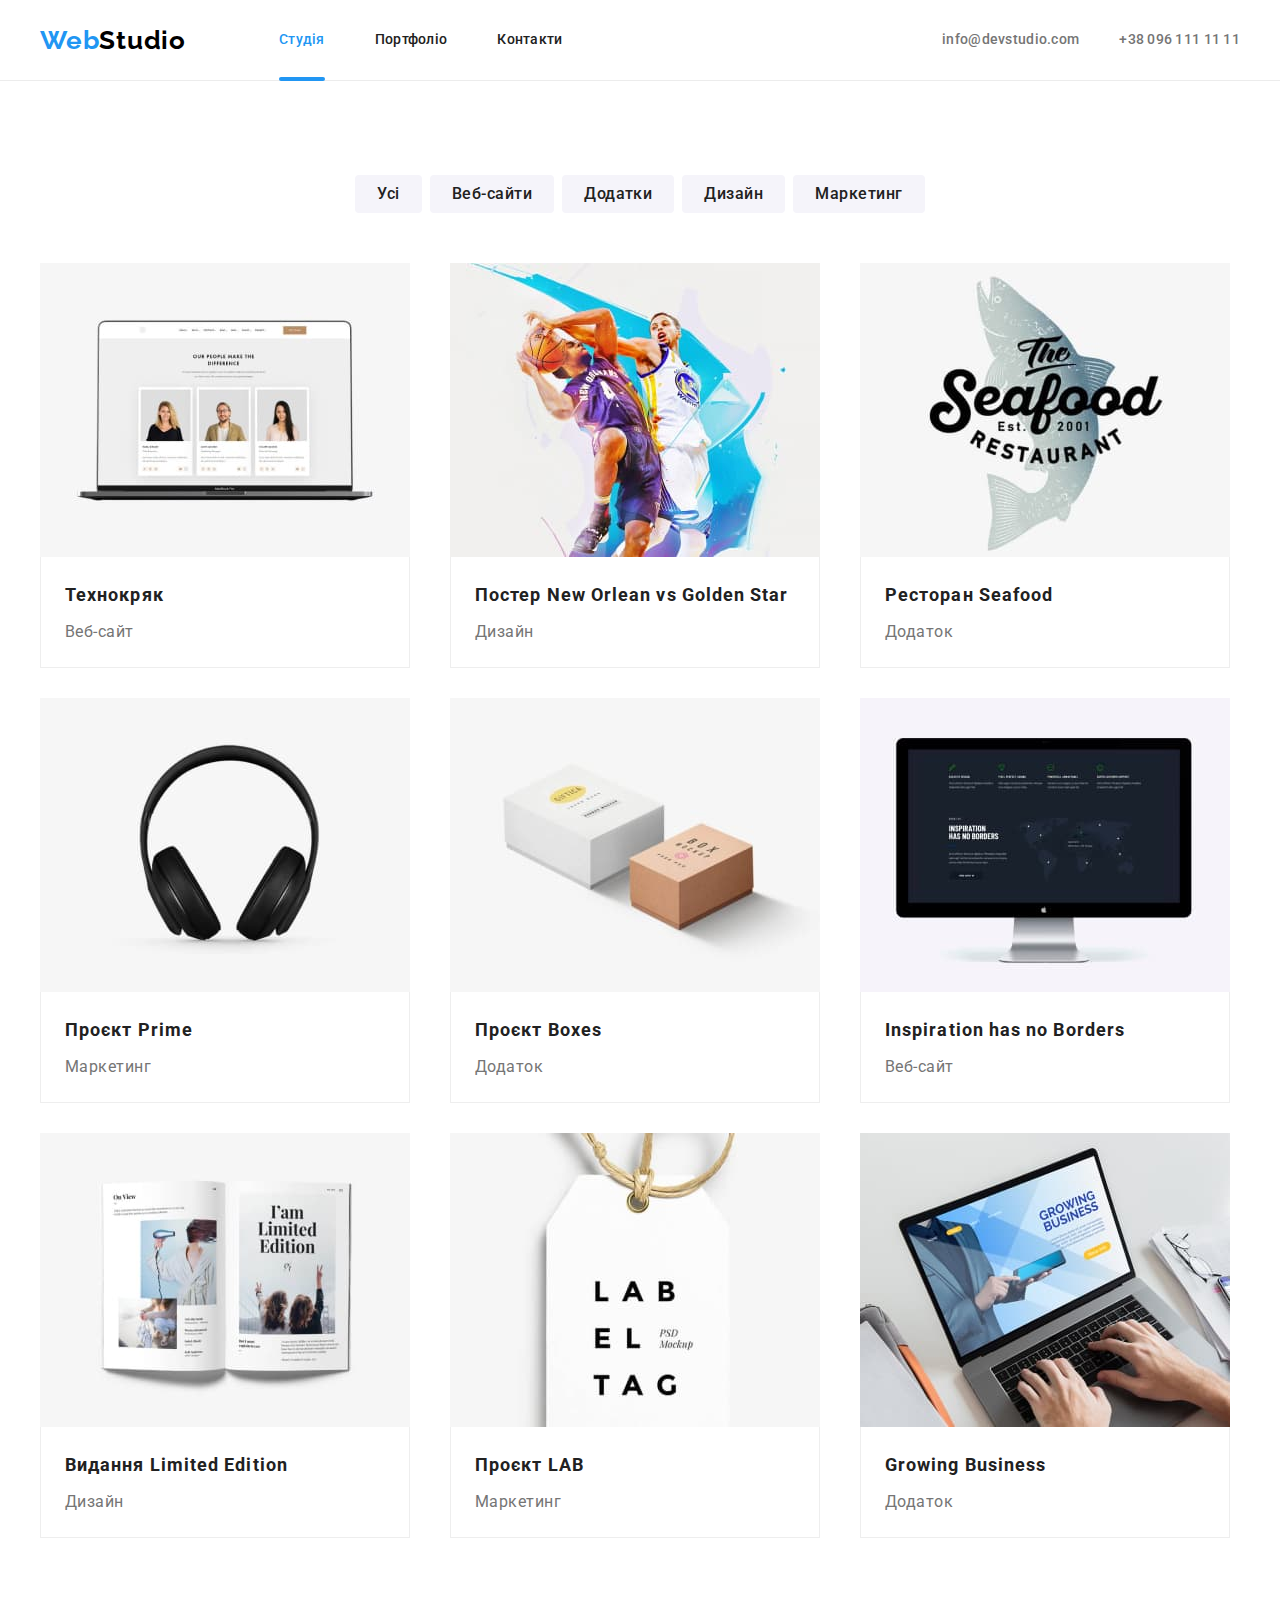
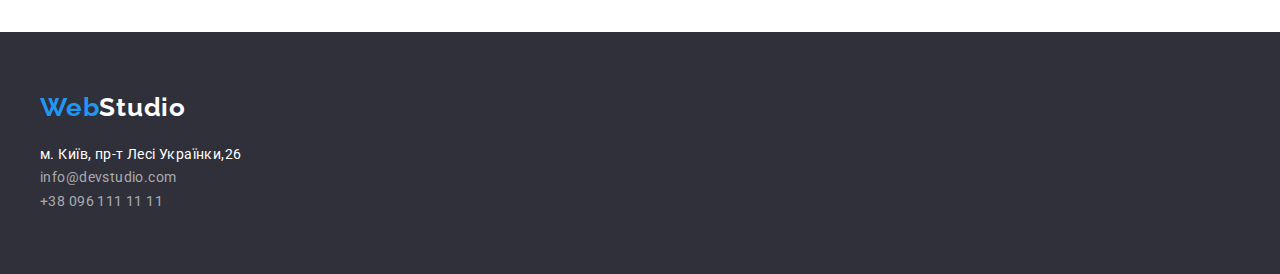
<file: portfolio.html>
<!DOCTYPE html>
<html lang="en">
<head>
    <meta charset="UTF-8">
    <meta http-equiv="X-UA-Compatible" content="IE=edge">
    <meta name="viewport" content="width=device-width, initial-scale=1.0">
    <title>Portfolio</title>
    <link rel="preconnect" href="https://fonts.googleapis.com">
    <link rel="preconnect" href="https://fonts.gstatic.com" crossorigin>
    <link href="https://fonts.googleapis.com/css2?family=Raleway:wght@700&family=Roboto:wght@400;500;700;900&display=swap" rel="stylesheet">
    <link rel="stylesheet" href="https://cdnjs.cloudflare.com/ajax/libs/modern-normalize/1.1.0/modern-normalize.min.css" integrity="sha512-wpPYUAdjBVSE4KJnH1VR1HeZfpl1ub8YT/NKx4PuQ5NmX2tKuGu6U/JRp5y+Y8XG2tV+wKQpNHVUX03MfMFn9Q==" crossorigin="anonymous" referrerpolicy="no-referrer" />
    <link rel="stylesheet" href="./css/styles.css">
</head>
<body>
         <!--Шапка сайту-->
         <header class="header">
            <div class="container">
                <div class="header-container">
                    <nav class="header-nav">
                    <a class="main-logo" href="#">Web<span class="logo">Studio</span></a>
                        <ul class="nav-list">
                            <li class="item"> <a class="nav-link current" href="">Студія</a></li>
                            <li class="item"><a class="nav-link" href="./portfolio.html">Портфоліо</a></li>
                            <li class="item"><a class="nav-link" href="">Контакти</a></li>
                        </ul>
                    </nav>
                    <ul class="menu-list">
                        <li> <a  class="menu-contact" href="mailto:info@devstudio.com">info@devstudio.com</a></li>
                        <li> <a  class="menu-contact" href="tel:+380961111111">+38 096 111 11 11</a></li>
                    </ul>
                </div>
            </div>
        </header>
    </header>
    <!-- Основне -->
    <main>
        <section class="section">
            <div class="container">
            <h1 class="visually-hidden">Portfolio</h1>
            <ul class="button-list">
                <li class="button-item"><button class="button" type="button">Усі</button></li>
                <li class="button-item"><button class="button" type="button">Веб-сайти</button></li>
                <li class="button-item"><button class="button" type="button">Додатки</button></li>
                <li class="button-item"><button class="button" type="button">Дизайн</button></li>
                <li class="button-item"><button class="button" type="button">Маркетинг</button></li>
            </ul>
            
            <ul class="project-list">
                <li class="project-item">
                    <a class="project-link" href="#">
                    <img src="./images/img9.jpg" alt="web-site" width="370" >
                    <div class="cards">
                        <h2 class="project-name">Технокряк</h2>
                        <p class="project-type">Вeб-сайт</p>
                    </div>
                    </a>
                </li>
                <li class="project-item">
                    <a class="project-link" href="#">
                    <img src="./images/img1.jpg" alt="basketball-player" width="370">
                    <div class="cards">
                        <h2 class="project-name" lang="en">Постер New Orlean vs Golden Star</h2>
                        <p class="project-type">Дизайн</p>
                    </div>                     
                    </a>
                </li>

                <li class="project-item">
                    <a class="project-link" href="#">
                    <img src="./images/img2.jpg" alt="seafood-restaurant-logo" width="370">
                    <div class="cards">
                        <h2 class="project-name" lang="en">Ресторан Seafood</h2>
                        <p class="project-type">Додаток</p>
                    </div>
                    </a>

                    </li>
                <li class="project-item">
                    <a class="project-link" href="#">
                    <img src="./images/img3.jpg" alt="earphones" width="370">
                    <div class="cards">
                        <h2  class="project-name"lang="en">Проєкт Prime</h2>
                        <p class="project-type">Маркетинг</p>
                    </div>
                    </a>
                </li>
                <li class="project-item">
                    <a class="project-link"href="#">
                    <img src="./images/img4.jpg" alt="boxes" width="370">
                    <div class="cards">
                        <h2 class="project-name" lang="en">Проєкт Boxes</h2>
                        <p class="project-type">Додаток</p>
                    </div>
                    </a>
                </li>
                <li class="project-item">
                    <a class="project-link" href="#">
                    <img src="./images/img5.jpg" alt="world-map" width="370">
                    <div class="cards">
                        <h2 class="project-name" lang="en">Inspiration has no Borders</h2>
                        <p class="project-type">Веб-сайт</p>
                    </div>
                    </a>
                </li>
                <li class="project-item">
                    <a class="project-link" href="#">
                    <img src="./images/img6.jpg" alt="magazine" width="370">
                    <div class="cards">
                        <h2 class="project-name" lang="en">Видання Limited Edition</h2>
                        <p class="project-type">Дизайн</p>
                    </div>
                    </a>
                </li>
                <li class="project-item">
                    <a class="project-link" href="#">
                    <img src="./images/img7.jpg" alt="label" width="370">
                    <div class="cards">
                        <h2  class="project-name"lang="en">Проєкт LAB</h2>
                        <p class="project-type">Маркетинг</p>
                    </div>
                    </a>    
                </li>
                <li class="project-item">
                    <a class="project-link"href="#">
                    <img src="./images/img8.jpg" alt="business-site" width="370">
                    <div class="cards">
                        <h2  class="project-name"lang="en">Growing Business</h2>
                        <p class="project-type">Додаток</p>
                    </div>
                    </a>
                </li>
            </ul>
            </div>    
        </section>
    </main> 
    <!--Футер-->
    <footer class="footer">
        <div class="container">
            <a class="main-logo" href="#">Web<span class="logo">studio</span></a>
            <address>
                <ul class="footer-list">
                    <li>
                    <a class="adress" href="https://goo.gl/maps/BNaqMcnyLFimgHKh6" target="_blank" rel="noreffener,noopener,nofollow">
                        м. Київ, пр-т Лесі Українки,26
                    </a>
                    </li>
                    <li>
                    <a class="footer-contact" href="mailto:info@devstudio.com">info@devstudio.com </a>
                    </li>
                    <li>
                    <a class="footer-contact" href="tel:+380961111111">+38 096 111 11 11</a>
                    </li>   
                </ul>
            </address>
        </div>
    </footer>   
</body>
</html>
</file>
<file: css/styles.css>
/* Колір основного тексту  #212121 */ 
/* Колір фону #F5F5F5 */

/* Колір вторинного тексту  #757575 */

/* Вторинний колір фону #F5F4FA */
 

/* Колір акцент #2196F3 */
/* Додатковий колір #ffffff */

:root{
    --color-primary:#212121;
    --color-secondary:#757575;
    --color-akcent:#2196F3;
    --color-bgc:#ffffff; 
    --color-bgc-secondary: #F5F4FA;
    --color-additional:#AFB1B8;
    
    --color-footer-text:rgba(255, 255, 255, 0.6);
}


*
*::before,
*::after
{
    box-sizing: border-box;
}



body{
    background-color:var(--color-bgc);
    color: var(--color-primary);
    font-family: 'Roboto', sans-serif;
    font-weight: 400;
    font-size: 14px;
    margin: 0;  
} 

    /* Утиліти */
h1,
h2,
h3,
h4,
h5,
h6,
p{
    margin:0;
}

.list{
    padding-left: 0;
    margin: 0;
    list-style: none;
}

.link {
	text-decoration: none;
	color: inherit;
}

ul{
    margin: 0;
    padding: 0;    
    list-style-type: none;
}

img{
    display: block;
    max-width: 100%;
    height: auto;
}

address {
	font-style: normal;
}



.container{
    width: 1200px;
    margin-left: auto;
    margin-right: auto;
    padding-left: 15px;
    padding-right: 15px;    
 }

.section{
    padding-top: 94px;
    padding-bottom: 94px;
  
}
  

/* header */

.header{
    display:flex;
    align-items: center;
    border-bottom: 1px solid #ECECEC;
   
}



.header-container{
    display: flex;
    justify-content: space-between;
    align-items: center;
    gap: 40px;
  
}

.header-nav{
    display: flex;
    align-items: center
}


.nav-list{
    list-style:none;
    display: flex;
    margin: 0;
    gap: 50px;
    margin-left:93px;
}

.nav-link{
    position: relative;
    padding-top: 32px;
    padding-bottom: 32px;
    text-decoration: none;
    display: block;
    align-items: center;
    list-style:none;
    color:var(--color-primary);
    font-weight: 500;
    line-height: 1.14;
    letter-spacing: 0.02em;

    transition: color 250ms cubic-bezier(0.4, 0, 0.2, 1);
}


.nav-link:hover,  
.nav-link:focus,
.nav-link:active{
    color: var(--color-akcent);
}

.current::after{
    content: '';
    position: absolute;
    bottom: -1px;
    left: 0;
    width: 100%;
    height: 4px;
    border-radius: 2px;

    background-color: var(--color-akcent);
}

    

.menu-list{
    list-style: none;
    display: flex;
    gap: 40px;
    margin: 0;
 
  
}
.menu-contact{
    text-decoration: none;
    display: flex;
    align-items: center;
    list-style: none;
    padding-top: 32px;
    padding-bottom: 32px;
    color: var(--color-secondary);
    font-weight: 500;
    line-height: 1.14;
    letter-spacing: 0.02em;

    transition: color 250ms cubic-bezier(0.4, 0, 0.2, 1);
}

.mail-icon{
    margin-right: 10px;
    fill:currentColor;
}
.mail-icon:hover{
    fill:var(--color-akcent);
}

.phone-icon{
    margin-right: 10px;
    fill:currentColor;
}

 .phone-icon:hover{
    fill:var(--color-akcent);
}
.menu-contact:hover,
.menu-contact:focus
{
 color: var(--color-akcent);
}
 /* title  */

 .hero{
    background-color:#C4C4C4;    
    text-align: center;
    padding-top: 200px; 
    padding-bottom: 200px;
    max-width: 1600px;
    margin-left: auto;
    margin-right: auto;
    background-image:linear-gradient(rgba(47,48,58,0.4),rgba(47,48,58,0.4)),url(../images/bckimg.png);
    background-size: cover;
    background-position:center;
    background-repeat: no-repeat;
}

.hero-title{
    color: #ffffff;
    margin: 0 auto;
    margin-bottom: 30px;
    width: 696px;
    font-weight: 900;
    font-size: 44px;
    line-height: 1.363;
    letter-spacing: 0.06em;
    text-transform: uppercase; 
    text-align: center;  
}

.main-button{
    background-color: var(--color-akcent);
    border: none;
    min-height: 50px;
    min-width:216px;
    padding-top: 10px;
    padding-bottom: 10px;
    padding-left: 24px;
    padding-right: 24px;
    margin-bottom: 0;
    border-radius: 4px;
    color:var(--color-bgc);
    font-family: inherit;
    font-weight: 700;
    font-size: 16px;
    line-height:1.875;
    text-align: center;
    letter-spacing: 0.06em;
    cursor: pointer;
   

    transition: background-color 250ms cubic-bezier(0.4, 0, 0.2, 1);
}
.main-button:focus,
.main-button:hover{
    background-color: #188CE8;
    border: none;
}

/* About company */
.features-list{
    list-style: none;
}

.section-second{
    padding-top: 94px;
    /* padding-bottom: 94px; */
}

.benefits{
    list-style: none;
    display: flex;
    justify-content: space-between;
}

.benefits-box{
    display:flex;
    align-items: center;
    justify-content: center;
    width: 270px;
    height: 120px;
    background-color: var(--color-bgc-secondary);
    border-radius: 4px;
    margin-bottom: 30px;
    gap: 30px;
}

.benefits-item{
    margin-right: 30px;
    width: calc((100% - 90px) / 4);
}

.benefits-item:last-child{
    margin-right: 0;
}

.benefits-item::before{
    background-image: url(../images/);
}

.features-title{
    color: var(--color-primary);
    font-size: 14px;
    line-height:1.14;
    letter-spacing: 0.03em;
    text-transform: uppercase;
    margin-bottom: 10px;
}

.features-subtitle{
    color: var(--color-secondary);
    margin: 0;
    line-height:1.71;
    letter-spacing: 0.03em;
}

.section-title{
    color: var(--color-primary);
    list-style: none;
    font-weight: 700;
    font-size: 36px;
    line-height: 1.16;
    text-align: center;
    letter-spacing: 0.03em;
    margin-bottom: 50px;
}

.section-team{
    background-color: var(--color-bgc-secondary);
    padding-top: 94px;
    padding-bottom: 94px;
}

.team-item {
    background-color: var(--color-bgc);
    margin-right: 30px;
}

.team-item:last-child{
    margin-right: 0;
}

.team-card{
    box-shadow: 0px 1px 3px rgba(0, 0, 0, 0.12), 0px 1px 1px rgba(0, 0, 0, 0.14), 0px 2px 1px rgba(0, 0, 0, 0.2);
    border-radius: 0px 0px 4px 4px;
    padding-top: 30px;
    padding-bottom: 30px;

}

.works{
    list-style: none;
    display: flex;
    
}

.work-item{
    margin: bottom 0;
    margin-right: 30px;
}

.work-item:last-child{

    margin-right: 0;
}

.work-image{
    position: relative;
}

.work-names{
    position: absolute;
    background-color: rgba(47, 48, 58, 0.8);
    width: 370px;
    height: 70px;
    transform: translateY(-100%);
}

.work-text{
    color: var(--color-bgc);
    font-weight: 700;
    font-size: 14px;
    line-height: 16px;
    text-align: center;
    letter-spacing: 0.03em;
    text-transform: uppercase;
    padding-top: 27px;
    padding-bottom: 27px;
}
   
   
.employees-list{
    list-style: none;
    background-color: var(--color-bgc-secondary);
    display: flex; 
    
}

.employees-names{
    color: var(--color-primary);
    margin-bottom: 10px;
    font-weight: 500;
    font-size: 16px;
    line-height:1.187;
    text-align: center;
    letter-spacing: 0.03em;
}

.job-title{
    color: var(--color-secondary);
    margin: 0;
    font-size: 16px;
    line-height:1.18;
    text-align: center;
    letter-spacing: 0.03em;
}


/* footer */
.footer{
    background-color: #2F303A;
    padding-top: 60px;
    padding-bottom: 60px;
}




.footer-list{
    list-style: none;
    display:block;
    
}

.info-item{
    margin-bottom: 12px;
}
  
.adress{
    color: var(--color-bgc);
    margin-bottom: 12px;
    text-decoration: none;
    font-family: 'Roboto';
    font-style: normal;
    font-weight: 400;
    font-size: 14px;
    line-height: 1.71;
    letter-spacing: 0.03em;

    transition: background-color 250ms cubic-bezier(0.4, 0, 0.2, 1);
} 

.adress:hover,
.adress:focus{
    color: var(--color-akcent);
}

.footer-contact{
    color: var(--color-footer-text);
    margin-bottom:12px;
    text-decoration: none;
    font-style: normal;
    letter-spacing: 0.03em;
    line-height:1.71;

    transition: color 250ms cubic-bezier(0.4, 0, 0.2, 1);
}

.footer-contact:hover,
.footer-contact:focus{
    color: var(--color-akcent);
}

.main-logo{
    color: var(--color-akcent);
    text-decoration: none;
    font-family: 'Raleway', sans-serif;
    font-style: normal;
    font-weight: 700;
    font-size: 26px;
    line-height: 1.19;
    letter-spacing: 0.03em    
}

.logo{
    color: #000000; 
    font-family: 'Raleway',sans-serif;
    font-style: normal;
    font-weight: 700;
    display:inline-block
 }

.logo::first-letter{   
    text-transform: uppercase;
}


footer.footer>div a.main-logo>span{
    color: var(--color-bgc);   
}

.footer .main-logo{
    display: block;
    margin-bottom: 20px;
}


/* portfolio */
.button-list{
    text-decoration: none;
    list-style: none;
    display: flex;
    justify-content:center;
    align-items: center;
    margin-bottom: 50px  
}

.visually-hidden {
    position: absolute;
      white-space: nowrap;
      width: 1px;
      height: 1px;
      overflow: hidden;
      border: 0;
      padding: 0;
      clip: rect(0 0 0 0);
      clip-path: inset(50%);
      margin: -1px;
}

.button{
    background-color: var(--color-bgc-secondary);
    color: var(--color-primary);
    border: none;
    font-family:inherit;
    font-weight: 500;
    font-size: 16px;
    line-height: 1.62;
    cursor: pointer;
    text-align: center;
    letter-spacing: 0.03em;
    border-radius: 4px;
    padding: 6px 22px;

    transition: background-color 250ms cubic-bezier(0.4, 0, 0.2, 1),
                box-shadow 250ms cubic-bezier(0.4, 0, 0.2, 1),
                color 250ms cubic-bezier(0.4, 0, 0.2, 1);
}

.button-item{
    margin-right: 8px;
   
}
.button-item:last-child{
    margin-right: 0;
}

.button:hover,
.button:focus{
    background-color: var(--color-akcent);
    color:var(--color-bgc);  
    box-shadow: 0px 3px 1px rgba(0, 0, 0, 0.1), 0px 1px 2px rgba(0, 0, 0, 0.08), 0px 2px 2px rgba(0, 0, 0, 0.12);
}

.project-list{
    list-style: none;
    display: flex;
    flex-wrap: wrap; 
    gap: 30px;
}

.project-item{
    display: flex;
    flex-wrap: wrap;
    flex-basis: calc((100% - 60px) / 3);
}


.cards{
    padding-left: 24px;
    padding-right: 24px;
    padding-top: 20px;
    padding-bottom: 20px;
    border-bottom:1px solid #EEEEEE;
    border-right:1px solid #EEEEEE;
    border-left:1px solid #EEEEEE;
}

.project-item:nth-child(3n){
margin-right: 0;
}

.project-link{
    text-decoration: none;
    list-style:none;

    transition: box-shadow 250ms cubic-bezier(0.4, 0, 0.2, 1);
}

.project-link:hover,
.project-link:focus{
    box-shadow: 0px 1px 1px rgba(0, 0, 0, 0.12), 0px 4px 4px rgba(0, 0, 0, 0.06), 1px 4px 6px rgba(0, 0, 0, 0.16);
}

.project-thumb{
    position: relative;
    overflow: hidden;
}

.project-overlay{
    position: absolute;
    top: 0;
    left: 0;
    width: 100%;
    height: 100%;
    background-color:  rgba(33, 150, 243, 0.9);
    transform: translateY(100%);
    transition: transform  250ms cubic-bezier(0.4, 0, 0.2, 1);
    
}

 .project-link:hover .project-overlay,
 .project-link:focus .project-overlay
 
 {
    transform: translateY(0);
    
}

.overlay-text{
    font-weight: 400;
    font-size: 18px;
    line-height:1.55;
    letter-spacing: 0.03em;
    color: var(--color-bgc);
    padding-top: 64px;
    padding-bottom: 64px;
    padding-left: 24px;
    padding-right: 24px;
}
.project-name{
    text-decoration: none;
    color: var(--color-primary);
    font-size: 18px;
    line-height:2;
    letter-spacing: 0.06em;
    margin-bottom: 4px;
}

.project-type{
    text-decoration: none;
    color: var(--color-secondary);
    font-weight: 400;
    font-size: 16px;
    line-height: 1.87;
    letter-spacing: 0.03em;
}
.current{
    color: var(--color-akcent);
}

/* Socials */

.socials-list{
    display: flex;
    align-items: center;
    justify-content: center;
    gap: 10px;
    margin-top: 16px;
    
}

.socials-item{
    width: 44px;
    height: 44px;
    
}

.socials-link{
    display: flex;
    justify-content: center;
    align-items: center;
    width: 100%;
    height: 100%;
    border-radius: 50%;
    background-color: var(--color-bgc);
    fill:var(--color-additional);

    transition: background-color 250ms cubic-bezier(0.4, 0, 0.2, 1),
                fill 250ms cubic-bezier(0.4, 0, 0.2, 1);
}

.socials-link:hover{
    background-color: var(--color-akcent);
    fill:var(--color-bgc);
}
.socials-link:focus{
    background-color: var(--color-akcent);
    fill:var(--color-bgc);
}


/* Our clients */

.client-title{
font-weight: 700;
font-size: 36px;
line-height:1.16;
text-align: center;
letter-spacing: 0.03em;
margin-bottom: 50px;
}

.client-list{
    
    margin-bottom: 0;
    display: flex;
    align-items: center;
    justify-content: center;
    gap: 30px;
}

.client-item{
    width: 170px;
    height: 92px;
}


.client-link{
    display: flex;
    justify-content:center;
    align-items: center;
    border: 1px solid var(--color-additional);
    fill: var(--color-additional);
    border-radius: 4px;
    width: 100%;
    height: 100%;

    transition: fill 250ms cubic-bezier(0.4, 0, 0.2, 1),
                border-color  250ms cubic-bezier(0.4, 0, 0.2, 1);  
}

.client-link:hover{
    border-color:var(--color-akcent);
    fill: var(--color-akcent);
}

.client-link:focus{
    border-color:1px solid var(--color-akcent);
    fill: var(--color-akcent);
}

/* Footer-socials */
.footer-container{
    display: flex;
    align-items: baseline;
    gap: 70px;
}



.footer-join{
    font-weight: 700;
    line-height: 1.14;
    letter-spacing: 0.03em;
    text-transform: uppercase;
    color: var(--color-bgc);
    margin-bottom: 20px;
}

.footer-socials-list{
    display: flex;
    gap: 10px;
}
.footer-item{
    width: 44px;
    height: 44px;
}


.footer-link{
    display: flex;
    justify-content: center;
    align-items: center;
    width: 100%;
    height: 100%;
    border-radius: 50%;
    background-color:rgba(255, 255, 255, 0.1); 
    fill:var(--color-bgc);

    transition: background-color 250ms cubic-bezier(0.4, 0, 0.2, 1);
}

.footer-link:hover{
    background-color:var(--color-akcent);
    fill:var(--color-bgc);
}
.footer-link:focus{
    background-color:var(--color-akcent);
    fill:var(--color-bgc);
}

/* modal */
.backdrop{
    position: fixed;
    top: 0;
    left: 0;
    width: 100%;
    height: 100%;
    background-color: rgba(0, 0, 0, 0.2);

    opacity: 1;
    transition: opacity 250ms cubic-bezier(0.4, 0, 0.2, 1),
                visibility 250ms cubic-bezier(0.4, 0, 0.2, 1);
}

.backdrop.is-hidden{
    opacity: 0;
    visibility: hidden;
    pointer-events: none;

    
}

.backdrop.is-hidden .modal{
    transform:translate(-50%, -50%) scale(0.9);
}
.modal{
    position: absolute;
    top: 50%;
    left: 50%;
    max-width: 528px;
    width: 100%;
    max-height: 581px;
    height: 100%;
    background-color: var(--color-bgc);

    transform: translate(-50%, -50%) scale(1);
    transition: transform 250ms cubic-bezier(0.4, 0, 0.2, 1);
}

.button-modal-close{
    position: absolute;
    display: flex;
    align-items: center;
    top: 8px;
    right: 8px;
    width: 30px;
    height: 30px;
    border-radius: 50%;
    border: 1px solid rgba(0, 0, 0, 0.1);
    background-color: var(--color-bgc);
    cursor: pointer;
}

.modal-close{
    fill: currentColor;
}
</file>
